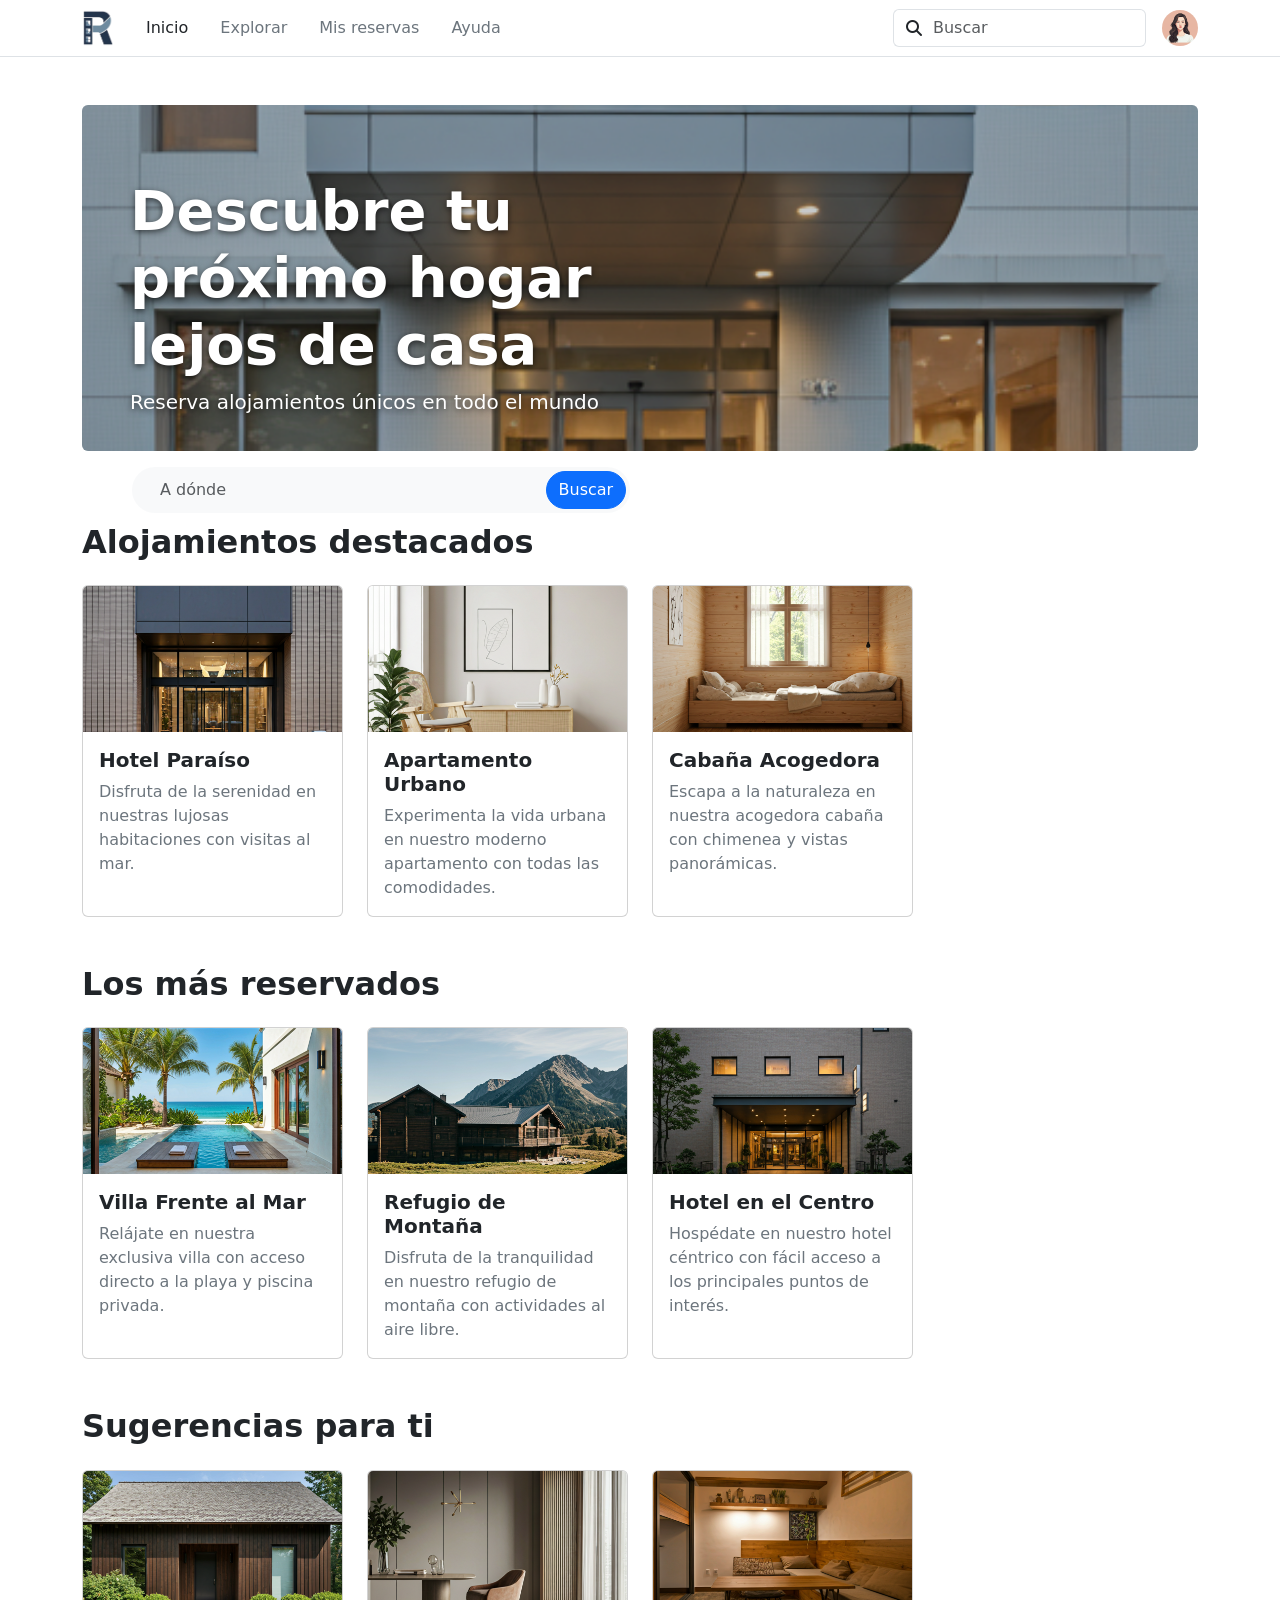
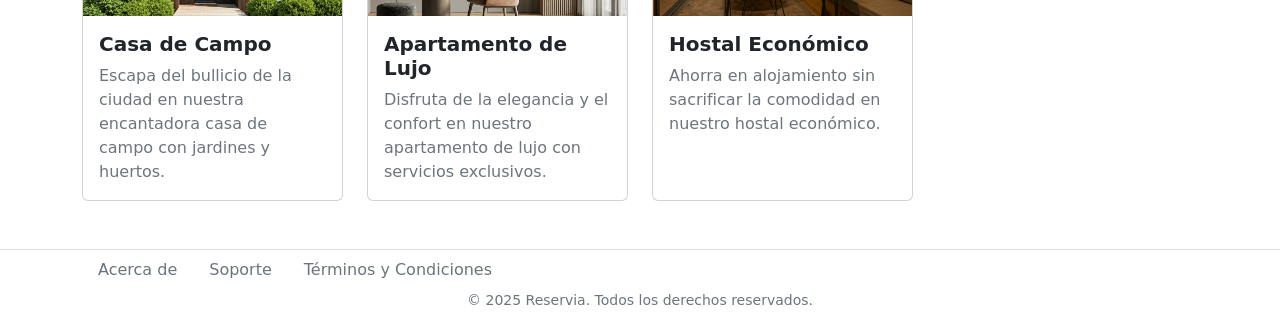
<file: index.html>
<!DOCTYPE html>
<html lang="es">

<head>
    <meta charset="UTF-8">
    <meta name="viewport" content="width=device-width, initial-scale=1.0">
    <title>Reservia</title>

    <link href="./bootstrap/css/bootstrap.min.css" rel="stylesheet" crossorigin="anonymous">
    <link rel="stylesheet" href="./fontawesome/css/all.min.css">
    <link rel="stylesheet" href="./css/custom.css">
</head>

<body>
    <header class="border-bottom">
        <div class="container d-flex align-items-center justify-content-between py-2">
            <div class="d-flex align-items-center">
                <img src="imagenes/logo.webp" alt="Logo Reservia" class="logo-thumb me-3">
                <ul class="nav">
                    <li class="nav-item"><a href="index.html" class="nav-link link-dark">Inicio</a></li>
                    <li class="nav-item"><a href="#" class="nav-link link-secondary">Explorar</a></li>
                    <li class="nav-item"><a href="#" class="nav-link link-secondary">Mis reservas</a></li>
                    <li class="nav-item"><a href="#" class="nav-link link-secondary">Ayuda</a></li>
                </ul>
            </div>
            <div class="d-flex align-items-center">
                <div class="input-group w-auto me-3" role="search">
                    <span class="input-group-text bg-white border-end-0">
                        <i class="fa-solid fa-magnifying-glass"></i>
                    </span>
                    <input class="form-control border-start-0 ps-0" type="search" placeholder="Buscar">
                </div>
                <div class="">
                    <img src="imagenes/user.png" alt="Avatar" class="avatar-thumb header-pic-thumb rounded-circle object-fit-cover">
                </div>
            </div>
        </div>
    </header>
    <div class="py-4"></div>

    <main class="container">
        <section class="position-relative">
            <div class="ratio hero-pic">
                <img src="imagenes/hotel-banner.png" alt="Reservia" class="object-fit-cover rounded">
                <div class="bg-dark opacity-25 rounded"></div>
            </div>

            <div class="position-absolute top-0 start-0 w-50 ms-5 mt-5 pt-4 text-white">
                <h1 class="display-4 fw-bold text-shadow-custom">Descubre tu próximo hogar lejos de casa</h1>
                <p class="fs-5 fw-light text-shadow-custom">Reserva alojamientos únicos en todo el mundo</p>
                <form class="hero-search d-flex bg-light border border-2 border-white rounded-pill p-1 mt-5" role="search">
                    <input class="form-control border-0 bg-transparent ps-4" type="search" placeholder="A dónde">
                    <button class="btn btn-primary rounded-pill" type="submit">Buscar</button>
                </form>
            </div>
        </section>

        <section class="pt-4">
            <div class="mt-5">
                <h2 class="fw-bold mb-4">Alojamientos destacados</h2>
                <div class="row g-4">
                    <div class="col-md-6 col-lg-3">
                        <a class="card h-100 text-decoration-none tarjeta" href="detalles.html">
                            <div class="ratio ratio-16x9">
                                <img src="imagenes/hoteles/2.png" alt="Hotel Paraíso" class="card-img-top object-fit-cover">
                            </div>
                            <div class="card-body">
                                <h5 class="card-title fw-bold">Hotel Paraíso</h5>
                                <p class="card-text text-secondary">Disfruta de la serenidad en nuestras lujosas habitaciones con visitas al mar.</p>
                            </div>
                        </a>
                    </div>
                    <div class="col-md-6 col-lg-3">
                        <a class="card h-100 text-decoration-none tarjeta" href="detalles.html">
                            <div class="ratio ratio-16x9">
                                <img src="imagenes/hoteles/3.png" alt="Apartamento Urbano" class="card-img-top object-fit-cover">
                            </div>
                            <div class="card-body">
                                <h5 class="card-title fw-bold">Apartamento Urbano</h5>
                                <p class="card-text text-secondary">Experimenta la vida urbana en nuestro moderno apartamento con todas las comodidades.</p>
                            </div>
                        </a>
                    </div>
                    <div class="col-md-6 col-lg-3">
                        <a class="card h-100 text-decoration-none tarjeta" href="detalles.html">
                            <div class="ratio ratio-16x9">
                                <img src="imagenes/hoteles/4.png" alt="Cabaña Acogedora" class="card-img-top object-fit-cover">
                            </div>
                            <div class="card-body">
                                <h5 class="card-title fw-bold">Cabaña Acogedora</h5>
                                <p class="card-text text-secondary">Escapa a la naturaleza en nuestra acogedora cabaña con chimenea y vistas panorámicas.</p>
                            </div>
                        </a>
                    </div>
                </div>
            </div>

            <div class="mt-5">
                <h2 class="fw-bold mb-4">Los más reservados</h2>
                <div class="row g-4">
                    <div class="col-md-6 col-lg-3">
                        <a class="card h-100 text-decoration-none tarjeta" href="detalles">
                            <div class="ratio ratio-16x9">
                                <img src="imagenes/hoteles/5.png" alt="Villa Frente al Mar" class="card-img-top object-fit-cover">
                            </div>
                            <div class="card-body">
                                <h5 class="card-title fw-bold">Villa Frente al Mar</h5>
                                <p class="card-text text-secondary">Relájate en nuestra exclusiva villa con acceso directo a la playa y piscina privada.</p>
                            </div>
                        </a>
                    </div>
                    <div class="col-md-6 col-lg-3">
                        <a class="card h-100 text-decoration-none tarjeta" href="detalles.html">
                            <div class="ratio ratio-16x9">
                                <img src="imagenes/hoteles/6.png" alt="Refugio de Montaña" class="card-img-top object-fit-cover">
                            </div>
                            <div class="card-body">
                                <h5 class="card-title fw-bold">Refugio de Montaña</h5>
                                <p class="card-text text-secondary">Disfruta de la tranquilidad en nuestro refugio de montaña con actividades al aire libre.</p>
                            </div>
                        </a>
                    </div>
                    <div class="col-md-6 col-lg-3">
                        <a class="card h-100 text-decoration-none tarjeta" href="detalles.html">
                            <div class="ratio ratio-16x9">
                                <img src="imagenes/hoteles/7.png" alt="Hotel en el Centro" class="card-img-top object-fit-cover">
                            </div>
                            <div class="card-body">
                                <h5 class="card-title fw-bold">Hotel en el Centro</h5>
                                <p class="card-text text-secondary">Hospédate en nuestro hotel céntrico con fácil acceso a los principales puntos de interés.</p>
                            </div>
                        </a>
                    </div>
                </div>
            </div>

            <div class="mt-5">
                <h2 class="fw-bold mb-4">Sugerencias para ti</h2>
                <div class="row g-4">
                    <div class="col-md-6 col-lg-3">
                        <a class="card h-100 text-decoration-none tarjeta" href="detalles.html">
                            <div class="ratio ratio-16x9">
                                <img src="imagenes/hoteles/8.png" alt="Casa de Campo" class="card-img-top object-fit-cover">
                            </div>
                            <div class="card-body">
                                <h5 class="card-title fw-bold">Casa de Campo</h5>
                                <p class="card-text text-secondary">Escapa del bullicio de la ciudad en nuestra encantadora casa de campo con jardines y huertos.</p>
                            </div>
                        </a>
                    </div>
                    <div class="col-md-6 col-lg-3">
                        <a class="card h-100 text-decoration-none tarjeta" href="detalles.html">
                            <div class="ratio ratio-16x9">
                                <img src="imagenes/hoteles/9.png" alt="Apartamento de Lujo" class="card-img-top object-fit-cover">
                            </div>
                            <div class="card-body">
                                <h5 class="card-title fw-bold">Apartamento de Lujo</h5>
                                <p class="card-text text-secondary">Disfruta de la elegancia y el confort en nuestro apartamento de lujo con servicios exclusivos.</p>
                            </div>
                        </a>
                    </div>
                    <div class="col-md-6 col-lg-3">
                        <a class="card h-100 text-decoration-none tarjeta" href="detalles.html">
                            <div class="ratio ratio-16x9">
                                <img src="imagenes/hoteles/10.png" alt="Hostal Económico" class="card-img-top object-fit-cover">
                            </div>
                            <div class="card-body">
                                <h5 class="card-title fw-bold">Hostal Económico</h5>
                                <p class="card-text text-secondary">Ahorra en alojamiento sin sacrificar la comodidad en nuestro hostal económico.</p>
                            </div>
                        </a>
                    </div>
                </div>
            </div>
        </section>
    </main>

    <div class="py-4"></div>

    <footer class="border-top">
        <div class="container">
            <ul class="nav">
                <li class="nav-item"><a href="" class="nav-link link-secondary">Acerca de</a></li>
                <li class="nav-item"><a href="" class="nav-link link-secondary">Soporte</a></li>
                <li class="nav-item"><a href="" class="nav-link link-secondary">Términos y Condiciones</a></li>
            </ul>
        </div>

        <div class="text-center text-secondary small">
            <p>&copy; 2025 Reservia. Todos los derechos reservados.</p>
        </div>
    </footer>

    <script src="bootstrap/js/bootstrap.bundle.js" crossorigin="anonymous"></script>
</body>

</html>
</file>
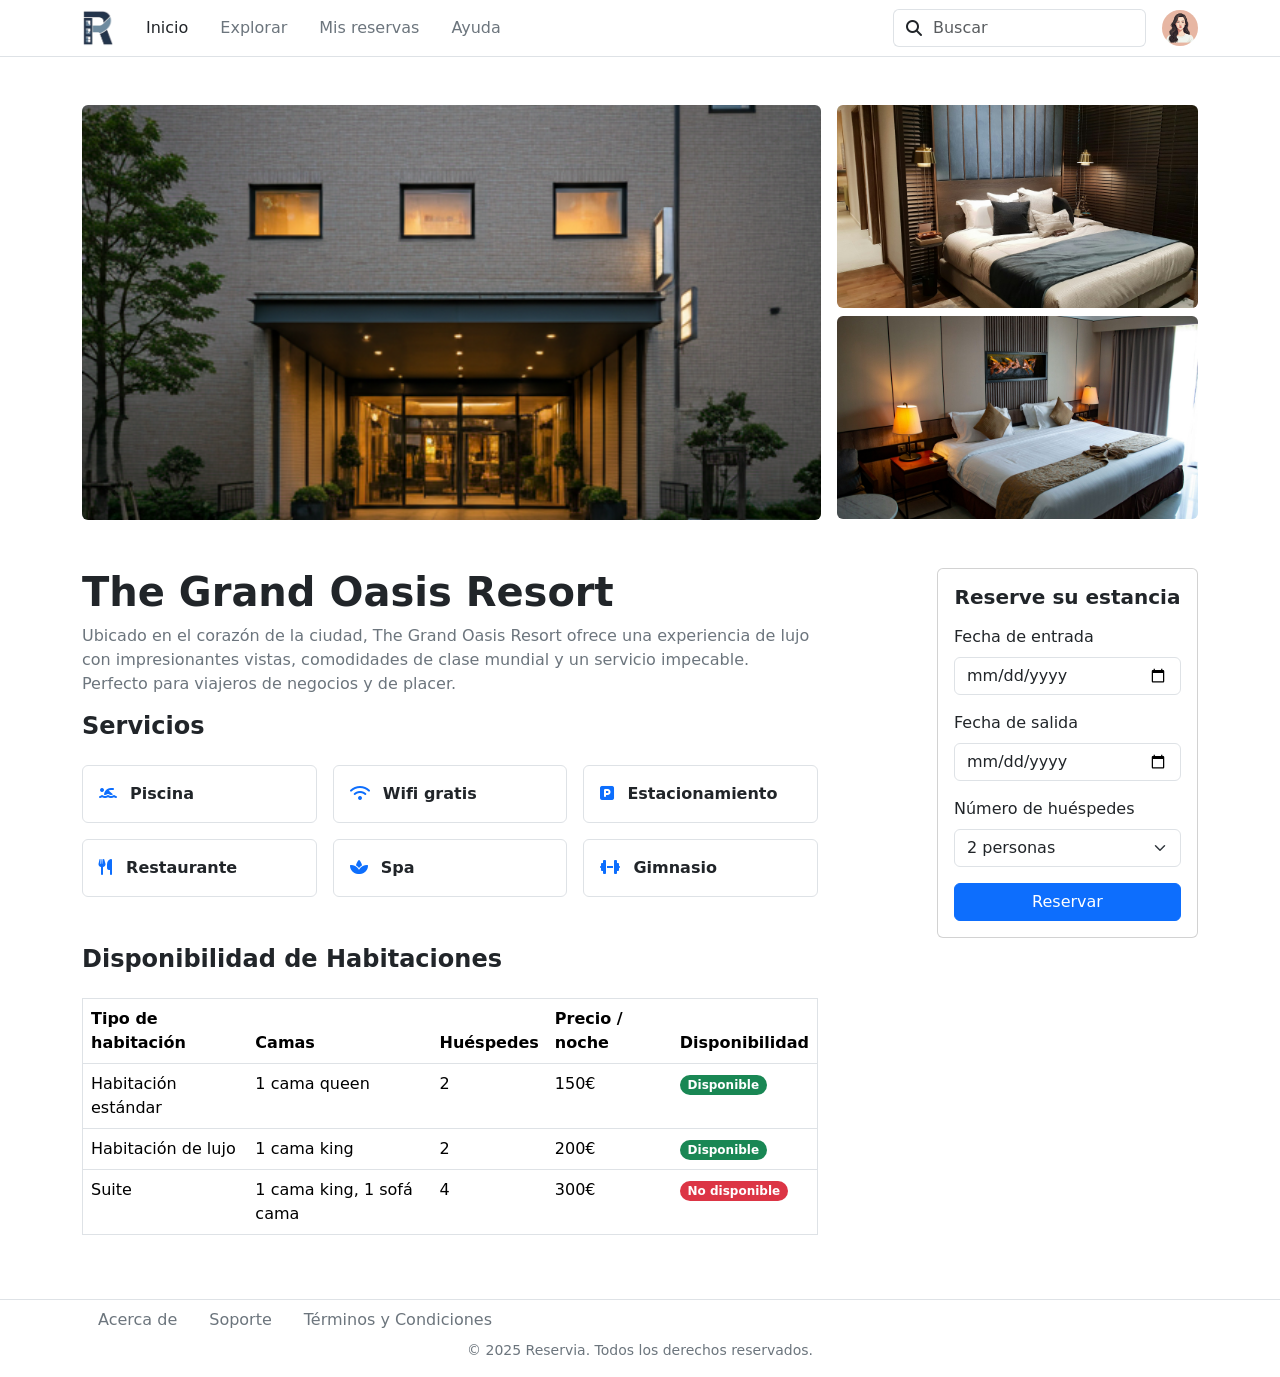
<file: detalles.html>
<!DOCTYPE html>
<html lang="es">

<head>
    <meta charset="UTF-8">
    <meta name="viewport" content="width=device-width, initial-scale=1.0">
    <title>Detalles - Reservia</title>

    <link href="./bootstrap/css/bootstrap.min.css" rel="stylesheet" crossorigin="anonymous">
    <link rel="stylesheet" href="./fontawesome/css/all.min.css">
    <link rel="stylesheet" href="./css/custom.css">
</head>

<body>
    <header class="border-bottom">
        <div class="container d-flex align-items-center justify-content-between py-2">
            <div class="d-flex align-items-center">
                <img src="imagenes/logo.webp" alt="Logo Reservia" class="logo-thumb me-3">
                <ul class="nav">
                    <li class="nav-item"><a href="index.html" class="nav-link link-dark">Inicio</a></li>
                    <li class="nav-item"><a href="#" class="nav-link link-secondary">Explorar</a></li>
                    <li class="nav-item"><a href="#" class="nav-link link-secondary">Mis reservas</a></li>
                    <li class="nav-item"><a href="#" class="nav-link link-secondary">Ayuda</a></li>
                </ul>
            </div>
            <div class="d-flex align-items-center">
                <div class="input-group w-auto me-3" role="search">
                    <span class="input-group-text bg-white border-end-0">
                        <i class="fa-solid fa-magnifying-glass"></i>
                    </span>
                    <input class="form-control border-start-0 ps-0" type="search" placeholder="Buscar">
                </div>
                <div class="">
                    <img src="imagenes/user.png" alt="Avatar" class="avatar-thumb header-pic-thumb rounded-circle object-fit-cover">
                </div>
            </div>
        </div>
    </header>
    <div class="py-4"></div>

    <main class="container">
        <section class="row g-3 aparecer">
            <div class="col-8">
                <div class="ratio ratio-16x9">
                    <img src="imagenes/hoteles/7.png" alt="Imagen principal" class="object-fit-cover rounded">
                </div>
            </div>
            <div class="col-4 d-flex flex-column gap-2">
                <div class="ratio ratio-16x9">
                    <img src="imagenes/hoteles/19_1.jpg" alt="Imagen secundaria 1" class="object-fit-cover rounded">
                </div>
                <div class="ratio ratio-16x9">
                    <img src="imagenes/hoteles/19_2.jpg" alt="Imagen secundaria 2" class="object-fit-cover rounded">
                </div>
            </div>
        </section>

        <section class="mt-5">
            <div class="row">
                <article class="col-8">
                    <h1 class="fw-bold">The Grand Oasis Resort</h1>
                    <p class="text-secondary">Ubicado en el corazón de la ciudad, The Grand Oasis Resort ofrece una experiencia de lujo con impresionantes vistas, comodidades de clase mundial y un servicio impecable. Perfecto para viajeros de negocios y de placer.</p>
                    <div class="">
                        <h4 class="fw-bold mb-4">Servicios</h4>
                        <div class="row g-3">
                            <div class="col-4">
                                <div class="border rounded p-3">
                                    <i class="fa-solid fa-person-swimming text-primary me-2"></i>
                                    <span class="fw-semibold">Piscina</span>
                                </div>
                            </div>
                            <div class="col-4">
                                <div class="border rounded p-3">
                                    <i class="fa-solid fa-wifi text-primary me-2"></i>
                                    <span class="fw-semibold">Wifi gratis</span>
                                </div>
                            </div>
                            <div class="col-4">
                                <div class="border rounded p-3">
                                    <i class="fa-solid fa-square-parking text-primary me-2"></i>
                                    <span class="fw-semibold">Estacionamiento</span>
                                </div>
                            </div>
                            <div class="col-4">
                                <div class="border rounded p-3">
                                    <i class="fa-solid fa-utensils text-primary me-2"></i>
                                    <span class="fw-semibold">Restaurante</span>
                                </div>
                            </div>
                            <div class="col-4">
                                <div class="border rounded p-3">
                                    <i class="fa-solid fa-spa text-primary me-2"></i>
                                    <span class="fw-semibold">Spa</span>
                                </div>
                            </div>
                            <div class="col-4">
                                <div class="border rounded p-3">
                                    <i class="fa-solid fa-dumbbell text-primary me-2"></i>
                                    <span class="fw-semibold">Gimnasio</span>
                                </div>
                            </div>
                        </div>
                    </div>
                    <div class="mt-5">
                        <h4 class="fw-bold mb-4">Disponibilidad de Habitaciones</h4>
                        <div class="table-responsive">
                            <table class="table border">
                                <thead>
                                    <tr>
                                        <th scope="col">Tipo de habitación</th>
                                        <th scope="col">Camas</th>
                                        <th scope="col">Huéspedes</th>
                                        <th scope="col">Precio / noche</th>
                                        <th scope="col">Disponibilidad</th>
                                    </tr>
                                </thead>
                                <tbody>
                                    <tr>
                                        <td>Habitación estándar</td>
                                        <td>1 cama queen</td>
                                        <td>2</td>
                                        <td>150€</td>
                                        <td><div class="badge rounded-pill text-bg-success">Disponible</div></td>
                                    </tr>
                                    <tr>
                                        <td>Habitación de lujo</td>
                                        <td>1 cama king</td>
                                        <td>2</td>
                                        <td>200€</td>
                                        <td><div class="badge rounded-pill text-bg-success">Disponible</div></td>
                                    </tr>
                                    <tr>
                                        <td>Suite</td>
                                        <td>1 cama king, 1 sofá cama</td>
                                        <td>4</td>
                                        <td>300€</td>
                                        <td><div class="badge rounded-pill text-bg-danger">No disponible</div></td>
                                    </tr>
                                </tbody>
                            </table>
                        </div>
                    </div>
                </article>

                <aside class="col-3 offset-1">
                    <div class="card card-body">
                        <h5 class="card-title text-center fw-bold mb-3">Reserve su estancia</h5>
                        <form>
                            <div class="mb-3">
                                <label for="fecha-entrada" class="form-label">Fecha de entrada</label>
                                <input type="date" class="form-control">
                            </div>
                            <div class="mb-3">
                                <label for="fecha-salida" class="form-label">Fecha de salida</label>
                                <input type="date" class="form-control">
                            </div>
                            <div class="mb-3">
                                <label for="num-huespedes" class="form-label">Número de huéspedes</label>
                                <select class="form-select">
                                    <option value="1">1 persona</option>
                                    <option value="2" selected>2 personas</option>
                                    <option value="3">3 personas</option>
                                    <option value="4">4 personas</option>
                                </select>
                            </div>
                            <button type="submit" class="btn btn-primary w-100">Reservar</button>
                        </form>
                    </div>
                </aside>
            </div>
        </section>
    </main>

    <div class="py-4"></div>

    <footer class="border-top">
        <div class="container">
            <ul class="nav">
                <li class="nav-item"><a href="" class="nav-link link-secondary">Acerca de</a></li>
                <li class="nav-item"><a href="" class="nav-link link-secondary">Soporte</a></li>
                <li class="nav-item"><a href="" class="nav-link link-secondary">Términos y Condiciones</a></li>
            </ul>
        </div>

        <div class="text-center text-secondary small">
            <p>&copy; 2025 Reservia. Todos los derechos reservados.</p>
        </div>
    </footer>
    <script src="bootstrap/js/bootstrap.bundle.js" crossorigin="anonymous"></script>
</body>

</html>
</file>
<file: css/custom.css>
.header-pic-thumb {
    height: 36px;
}

.logo-thumb {
    width: 32px;
}

.avatar-thumb {
    width: 36px;
}

.hero-pic {
    --bs-aspect-ratio: 31%
}

.text-shadow-custom {
    text-shadow: 0 2px 6px rgba(0, 0, 0, 0.6);
}

.hero-search {
    max-width: 90%;
}

.tarjeta {
    transition: transform 0.3s;
}

.tarjeta:hover {
    transform: scale(1.05);
}

.aparecer {
    animation: aparecer 1s;
}

@keyframes aparecer {
    from {
        opacity: 0;
    }
    to {
        opacity: 1;
    }
}
</file>
